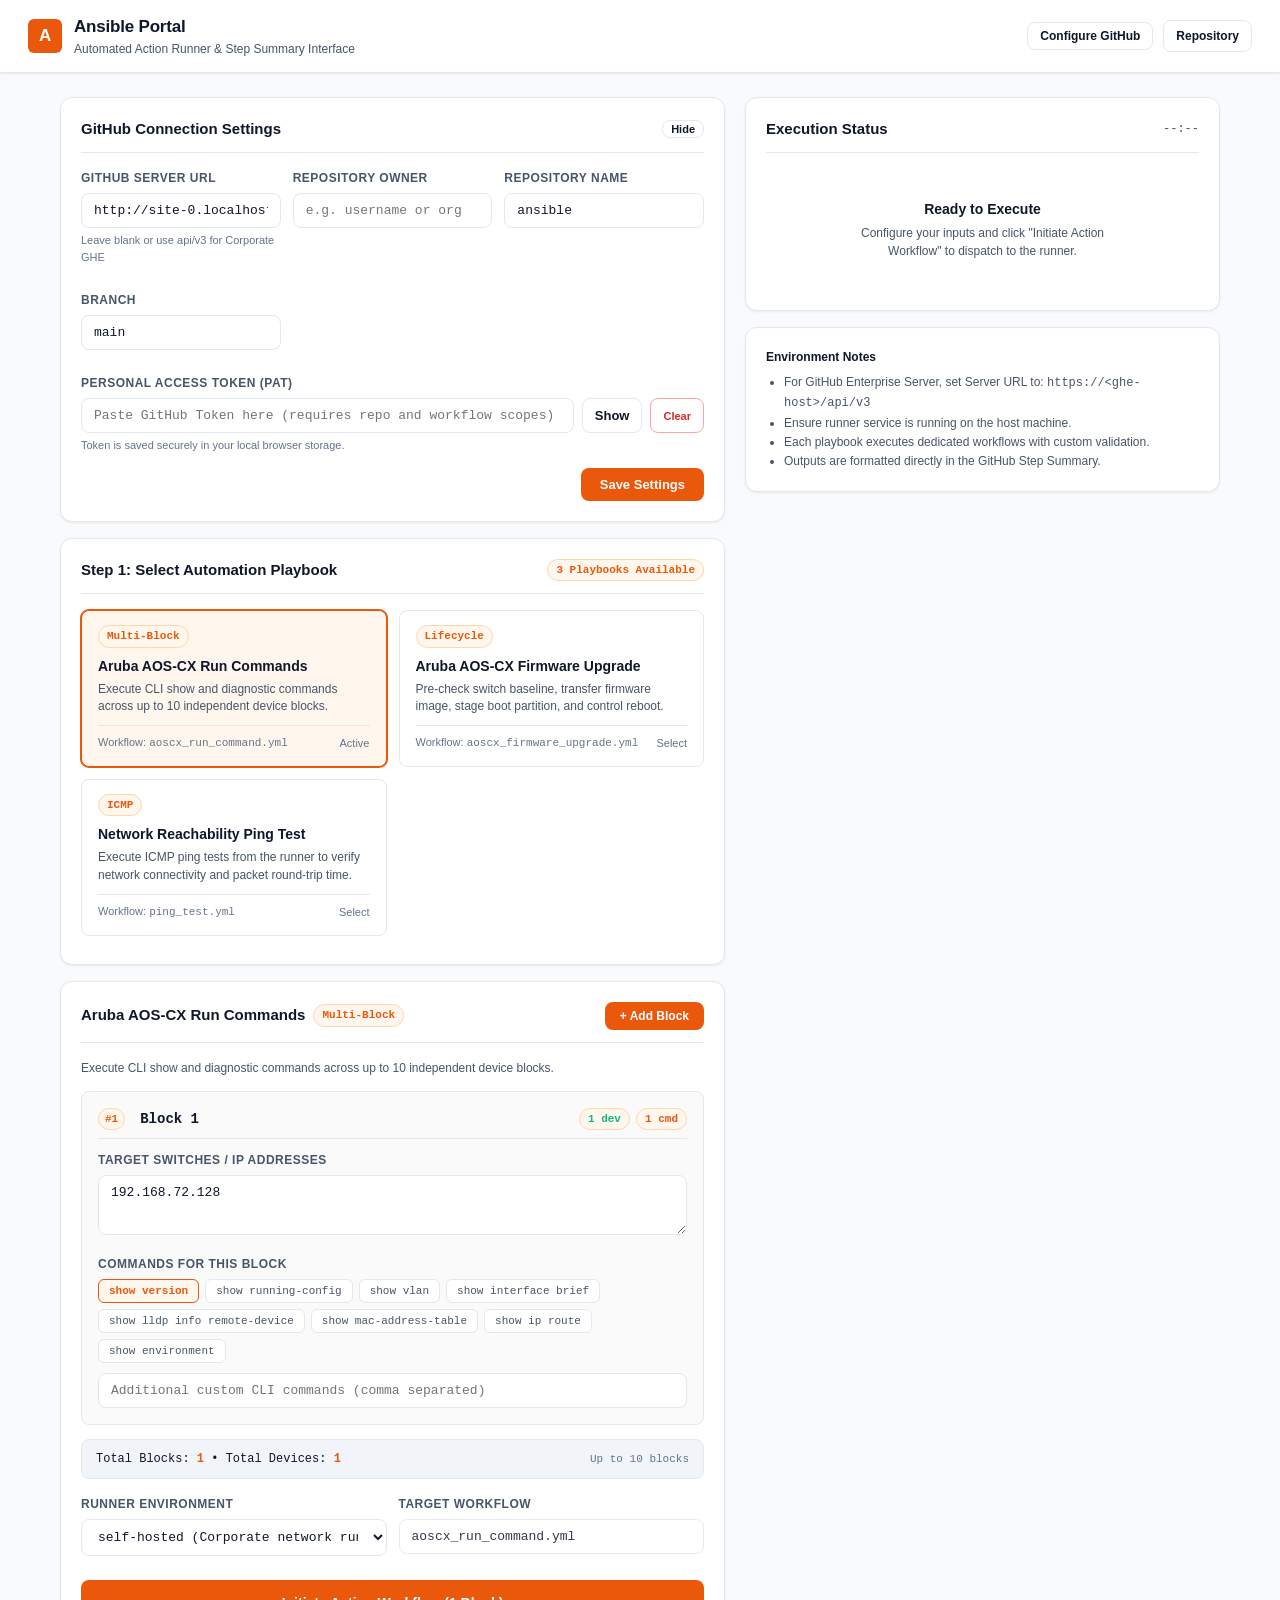
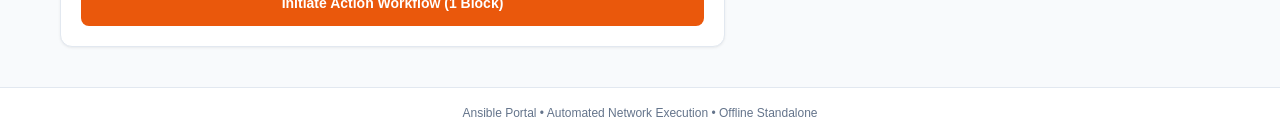
<file: index.html>
<!DOCTYPE html>
<html lang="en">
<head>
  <meta charset="UTF-8">
  <meta http-equiv="refresh" content="0; url=docs/index.html">
  <script type="text/javascript">
    window.location.href = "docs/index.html";
  </script>
  <title>Redirecting to Ansible Portal...</title>
</head>
<body style="background-color: #0b0f19; color: #94a3b8; font-family: sans-serif; display: flex; align-items: center; justify-content: center; height: 100vh; margin: 0;">
  <p>Redirecting to <a href="docs/index.html" style="color: #f97316;">Ansible Command Portal</a>...</p>
</body>
</html>
</file>
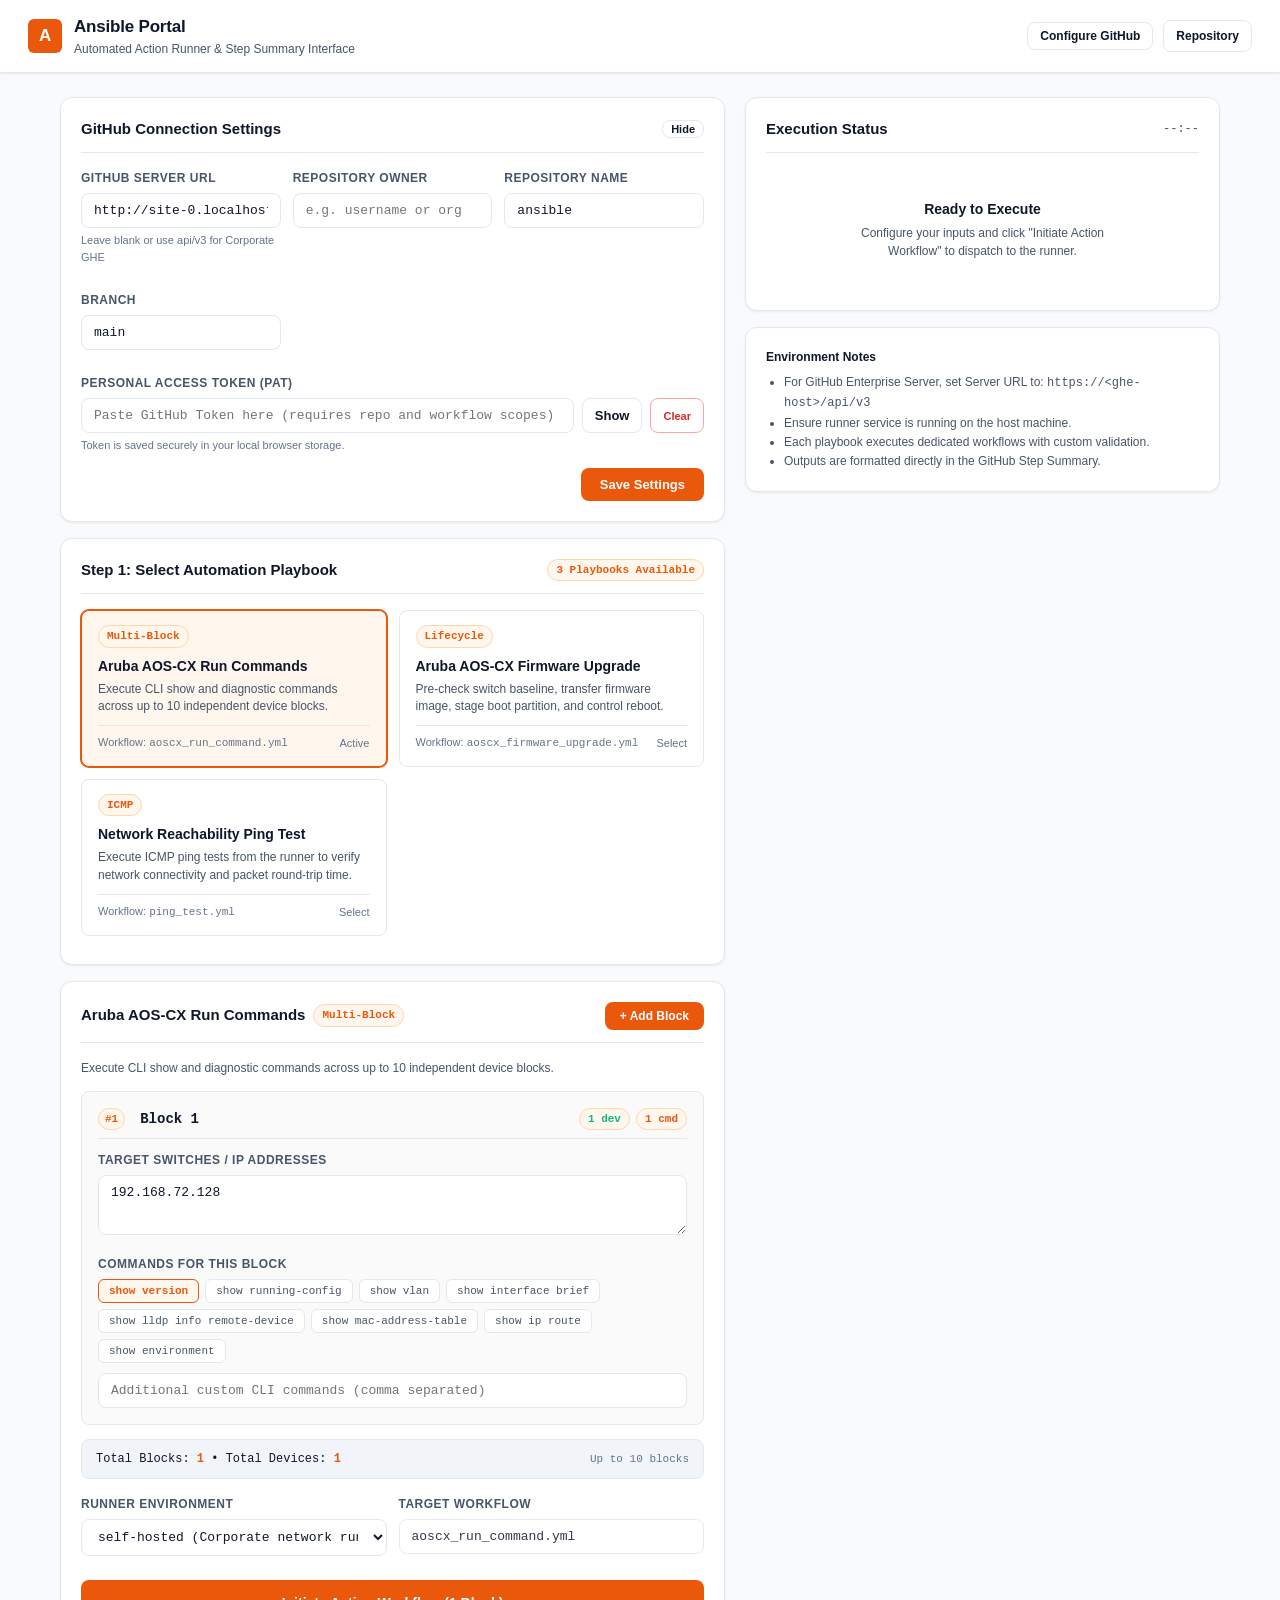
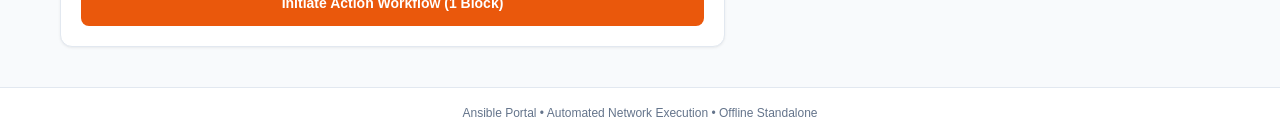
<file: docs/index.html>
<!DOCTYPE html>
<html lang="en">
<head>
  <meta charset="UTF-8">
  <meta name="viewport" content="width=device-width, initial-scale=1.0">
  <title>Ansible Portal</title>
  <link rel="stylesheet" href="style.css">
  <style>
/* 100% Offline & Standalone CSS - Clean Enterprise Light Theme */
:root {
  --bg-main: #f8fafc;
  --bg-card: #ffffff;
  --bg-input: #ffffff;
  --bg-hover: #f1f5f9;
  --border-color: #e2e8f0;
  --border-focus: #ea580c;
  --text-main: #0f172a;
  --text-muted: #475569;
  --text-dim: #64748b;
  --primary: #ea580c;
  --primary-hover: #c2410c;
  --primary-light: #fff7ed;
  --success: #059669;
  --success-bg: #ecfdf5;
  --danger: #dc2626;
  --danger-bg: #fef2f2;
  --warning: #d97706;
  --warning-bg: #fffbeb;
  --radius-sm: 6px;
  --radius-md: 8px;
  --radius-lg: 12px;
  --font-family: -apple-system, BlinkMacSystemFont, "Segoe UI", Roboto, Helvetica, Arial, sans-serif;
  --font-mono: ui-monospace, SFMono-Regular, Menlo, Monaco, Consolas, "Liberation Mono", monospace;
  --shadow-sm: 0 1px 3px 0 rgba(0, 0, 0, 0.06), 0 1px 2px -1px rgba(0, 0, 0, 0.04);
  --shadow-md: 0 4px 6px -1px rgba(0, 0, 0, 0.07), 0 2px 4px -2px rgba(0, 0, 0, 0.04);
}
* { box-sizing: border-box; margin: 0; padding: 0; }
body { background-color: var(--bg-main); color: var(--text-main); font-family: var(--font-family); font-size: 14px; line-height: 1.5; min-height: 100vh; display: flex; flex-direction: column; }
.app-header { background-color: var(--bg-card); border-bottom: 1px solid var(--border-color); padding: 14px 28px; display: flex; align-items: center; justify-content: space-between; box-shadow: var(--shadow-sm); }
.brand-container { display: flex; align-items: center; gap: 12px; }
.brand-icon { width: 34px; height: 34px; background-color: var(--primary); border-radius: var(--radius-sm); display: flex; align-items: center; justify-content: center; font-weight: 800; color: white; font-size: 17px; }
.brand-title { font-size: 17px; font-weight: 700; color: var(--text-main); letter-spacing: -0.2px; }
.brand-subtitle { font-size: 12px; color: var(--text-muted); }
.badge-tag { background-color: var(--primary-light); color: var(--primary); border: 1px solid #fed7aa; padding: 2px 8px; border-radius: 9999px; font-size: 11px; font-weight: 600; font-family: var(--font-mono); }
.app-container { flex: 1; max-width: 1200px; width: 100%; margin: 0 auto; padding: 24px 20px; display: grid; grid-template-columns: 1fr; gap: 20px; }
@media (min-width: 900px) { .app-container { grid-template-columns: 7fr 5fr; } }
.card { background-color: var(--bg-card); border: 1px solid var(--border-color); border-radius: var(--radius-lg); padding: 20px; margin-bottom: 16px; box-shadow: var(--shadow-sm); }
.card-header { display: flex; align-items: center; justify-content: space-between; border-bottom: 1px solid var(--border-color); padding-bottom: 12px; margin-bottom: 16px; }
.card-title { font-size: 15px; font-weight: 600; color: var(--text-main); display: flex; align-items: center; gap: 8px; }
.playbook-grid { display: grid; grid-template-columns: repeat(auto-fit, minmax(210px, 1fr)); gap: 12px; margin-bottom: 8px; }
.playbook-card { background-color: var(--bg-card); border: 1px solid var(--border-color); border-radius: var(--radius-md); padding: 14px 16px; cursor: pointer; transition: all 0.2s ease; display: flex; flex-direction: column; justify-content: space-between; user-select: none; }
.playbook-card:hover { border-color: #cbd5e1; background-color: var(--bg-hover); }
.playbook-card.selected { border-color: var(--primary); background-color: var(--primary-light); box-shadow: 0 0 0 1px var(--primary); }
.playbook-card-top { display: flex; align-items: center; justify-content: space-between; margin-bottom: 8px; }
.playbook-card-title { font-size: 14px; font-weight: 700; color: var(--text-main); margin-bottom: 4px; }
.playbook-card-desc { font-size: 12px; color: var(--text-muted); line-height: 1.45; margin-bottom: 10px; }
.playbook-card-footer { display: flex; align-items: center; justify-content: space-between; font-size: 11px; color: var(--text-dim); border-top: 1px solid var(--border-color); padding-top: 8px; }
.form-group { margin-bottom: 14px; }
label { display: block; font-size: 12px; font-weight: 600; color: var(--text-muted); text-transform: uppercase; letter-spacing: 0.5px; margin-bottom: 6px; }
input[type="text"], input[type="password"], select, textarea { width: 100%; background-color: var(--bg-input); border: 1px solid var(--border-color); color: var(--text-main); font-family: var(--font-mono); font-size: 13px; border-radius: var(--radius-md); padding: 9px 12px; outline: none; transition: border-color 0.2s, box-shadow 0.2s; }
input:focus, select:focus, textarea:focus { border-color: var(--border-focus); box-shadow: 0 0 0 3px rgba(234, 88, 12, 0.12); }
textarea { resize: vertical; min-height: 60px; }
.helper-text { font-size: 11px; color: var(--text-dim); margin-top: 4px; }
.block-card { background-color: #fafafa; border: 1px solid var(--border-color); border-radius: var(--radius-md); padding: 16px; margin-bottom: 14px; }
.block-header { display: flex; align-items: center; justify-content: space-between; margin-bottom: 12px; padding-bottom: 8px; border-bottom: 1px solid var(--border-color); }
.block-title-input { background: transparent !important; border: 1px solid transparent !important; font-weight: 700 !important; color: var(--text-main) !important; font-size: 14px !important; padding: 2px 6px !important; width: auto !important; max-width: 200px; }
.block-title-input:hover, .block-title-input:focus { border-color: var(--border-color) !important; background-color: white !important; }
.preset-grid { display: flex; flex-wrap: wrap; gap: 6px; margin-top: 6px; margin-bottom: 10px; }
.preset-chip { background-color: white; border: 1px solid var(--border-color); color: var(--text-muted); font-family: var(--font-mono); font-size: 11px; padding: 5px 10px; border-radius: var(--radius-sm); cursor: pointer; user-select: none; transition: all 0.15s; }
.preset-chip:hover { border-color: #94a3b8; color: var(--text-main); }
.preset-chip.active { background-color: var(--primary-light); border-color: var(--primary); color: var(--primary); font-weight: 600; }
.btn { display: inline-flex; align-items: center; justify-content: center; gap: 6px; padding: 9px 16px; font-size: 13px; font-weight: 600; border-radius: var(--radius-md); border: 1px solid transparent; cursor: pointer; transition: all 0.2s; text-decoration: none; }
.btn-primary { background-color: var(--primary); color: white; }
.btn-primary:hover { background-color: var(--primary-hover); }
.btn-primary:disabled { opacity: 0.6; cursor: not-allowed; }
.btn-secondary { background-color: white; border-color: var(--border-color); color: var(--text-main); }
.btn-secondary:hover { background-color: var(--bg-hover); }
.btn-danger { background-color: transparent; color: var(--danger); border: 1px solid #fca5a5; padding: 4px 8px; font-size: 11px; }
.btn-danger:hover { background-color: var(--danger-bg); }
.btn-block { width: 100%; }
.stats-bar { display: flex; align-items: center; justify-content: space-between; padding: 10px 14px; background-color: #f1f5f9; border: 1px solid var(--border-color); border-radius: var(--radius-md); font-family: var(--font-mono); font-size: 12px; margin-bottom: 16px; }
.status-row { display: flex; align-items: center; justify-content: space-between; padding: 8px 12px; background-color: #f8fafc; border: 1px solid var(--border-color); border-radius: var(--radius-sm); margin-bottom: 8px; font-family: var(--font-mono); font-size: 12px; }
.status-label { color: var(--text-muted); }
.status-value { color: var(--text-main); font-weight: 600; }
.toast-box { position: fixed; bottom: 20px; right: 20px; z-index: 1000; display: flex; flex-direction: column; gap: 8px; }
.toast-item { padding: 10px 16px; border-radius: var(--radius-sm); font-size: 12px; font-weight: 500; box-shadow: var(--shadow-md); background-color: white; border: 1px solid var(--border-color); color: var(--text-main); }
.toast-success { border-color: var(--success); background-color: var(--success-bg); color: #065f46; }
.toast-error { border-color: var(--danger); background-color: var(--danger-bg); color: #991b1b; }
.hidden { display: none !important; }
.grid-2 { display: grid; grid-template-columns: 1fr 1fr; gap: 12px; }
.grid-4 { display: grid; grid-template-columns: repeat(auto-fit, minmax(180px, 1fr)); gap: 12px; }
footer { border-top: 1px solid var(--border-color); background-color: white; padding: 16px; text-align: center; font-size: 12px; color: var(--text-dim); }
  </style>
</head>
<body>

  <!-- Top Header -->
  <header class="app-header">
    <div class="brand-container">
      <div class="brand-icon">A</div>
      <div>
        <div class="brand-title">Ansible Portal</div>
        <div class="brand-subtitle">Automated Action Runner &amp; Step Summary Interface</div>
      </div>
    </div>
    <div style="display: flex; gap: 10px; align-items: center;">
      <button id="toggleSettingsBtn" type="button" class="btn btn-secondary" style="padding: 6px 12px; font-size: 12px;">
        <span id="settingsStatusText">Configure GitHub</span>
      </button>
      <a id="repoLink" href="#" target="_blank" class="btn btn-secondary" style="padding: 6px 12px; font-size: 12px;" title="Open Repository">
        Repository
      </a>
    </div>
  </header>

  <!-- Main Content Container -->
  <div class="app-container">

    <!-- Left Column: Form & Block Inputs -->
    <div>

      <!-- Connection / Settings Card -->
      <section id="settingsPanel" class="card">
        <div class="card-header">
          <div class="card-title">GitHub Connection Settings</div>
          <button id="closeSettingsBtn" type="button" class="btn btn-secondary" style="padding: 2px 8px; font-size: 11px;">Hide</button>
        </div>

        <div class="grid-4">
          <div class="form-group">
            <label for="apiUrl">GitHub Server URL</label>
            <input type="text" id="apiUrl" value="" placeholder="e.g. https://ghe.corp.com/api/v3">
            <div class="helper-text">Leave blank or use api/v3 for Corporate GHE</div>
          </div>
          <div class="form-group">
            <label for="repoOwner">Repository Owner</label>
            <input type="text" id="repoOwner" value="" placeholder="e.g. username or org">
          </div>
          <div class="form-group">
            <label for="repoName">Repository Name</label>
            <input type="text" id="repoName" value="ansible" placeholder="ansible">
          </div>
          <div class="form-group">
            <label for="workflowBranch">Branch</label>
            <input type="text" id="workflowBranch" value="main" placeholder="main">
          </div>
        </div>

        <div class="form-group" style="margin-top: 10px;">
          <label for="githubToken">Personal Access Token (PAT)</label>
          <div style="display: flex; gap: 8px;">
            <input type="password" id="githubToken" placeholder="Paste GitHub Token here (requires repo and workflow scopes)" style="flex: 1;">
            <button id="toggleTokenVisibility" type="button" class="btn btn-secondary" style="padding: 8px 12px;">Show</button>
            <button id="clearTokenBtn" type="button" class="btn btn-danger" style="padding: 8px 12px;">Clear</button>
          </div>
          <div class="helper-text">Token is saved securely in your local browser storage.</div>
        </div>

        <div style="display: flex; justify-content: flex-end; margin-top: 12px;">
          <button id="saveSettingsBtn" type="button" class="btn btn-primary" style="padding: 8px 18px;">
            Save Settings
          </button>
        </div>
      </section>

      <!-- Step 1: Select Automation Playbook -->
      <div class="card">
        <div class="card-header">
          <div class="card-title">Step 1: Select Automation Playbook</div>
          <span id="playbookCountBadge" class="badge-tag">3 Available</span>
        </div>
        <div id="playbookGrid" class="playbook-grid">
          <!-- Dynamically populated from window.PLAYBOOK_CATALOG -->
        </div>
      </div>

      <!-- Step 2: Dynamic Form for Selected Playbook -->
      <form id="actionForm">

        <div class="card" id="playbookFormCard">
          <div class="card-header">
            <div class="card-title">
              <span id="selectedPlaybookTitle">Aruba AOS-CX Run Commands</span>
              <span id="selectedPlaybookBadge" class="badge-tag">Multi-Block</span>
            </div>
            <div id="multiBlockControls">
              <button id="addBlockBtn" type="button" class="btn btn-primary" style="padding: 6px 14px; font-size: 12px;">
                + Add Block
              </button>
            </div>
          </div>

          <div id="selectedPlaybookDesc" style="font-size: 12px; color: var(--text-muted); margin-bottom: 14px; line-height: 1.5;">
            Execute CLI show and diagnostic commands across up to 10 independent device blocks.
          </div>

          <!-- Dynamic Inputs Container -->
          <div id="dynamicInputsContainer">
            <!-- Dynamically populated by app.js based on selected playbook -->
          </div>

          <!-- Totals Bar (shown for multi-block) -->
          <div id="statsBar" class="stats-bar">
            <div>
              Total Blocks: <strong id="totalBlocksSummary" style="color: var(--primary);">1</strong> &bull;
              Total Devices: <strong id="totalDevicesSummary" style="color: var(--primary);">0</strong>
            </div>
            <div style="color: var(--text-dim); font-size: 11px;">Up to 10 blocks</div>
          </div>

          <!-- Execution Settings -->
          <div class="grid-2">
            <div class="form-group">
              <label for="runnerType">Runner Environment</label>
              <select id="runnerType">
                <option value="self-hosted" selected>self-hosted (Corporate network runner)</option>
                <option value="ubuntu-latest">ubuntu-latest (Cloud runner)</option>
              </select>
            </div>
            <div class="form-group">
              <label for="workflowFile">Target Workflow</label>
              <input type="text" id="workflowFile" value="aoscx_run_command.yml" readonly style="opacity: 0.85;">
            </div>
          </div>

          <!-- Submit Button -->
          <div style="margin-top: 10px;">
            <button id="dispatchBtn" type="submit" class="btn btn-primary btn-block" style="padding: 14px; font-size: 14px;">
              <span id="dispatchBtnText">Initiate Action Workflow</span>
            </button>
          </div>

        </div>

      </form>

    </div>

    <!-- Right Column: Status & Live Tracker -->
    <div>

      <!-- Status Card -->
      <div class="card">
        <div class="card-header">
          <div class="card-title">Execution Status</div>
          <span id="runTimer" style="font-family: var(--font-mono); font-size: 12px; color: var(--text-muted);">--:--</span>
        </div>

        <div id="trackerEmptyState" style="text-align: center; padding: 30px 10px; color: var(--text-muted);">
          <div style="font-weight: 600; color: var(--text-main); margin-bottom: 4px;">Ready to Execute</div>
          <div style="font-size: 12px; max-width: 280px; margin: 0 auto; line-height: 1.5;">
            Configure your inputs and click "Initiate Action Workflow" to dispatch to the runner.
          </div>
        </div>

        <div id="trackerActiveState" class="hidden">
          <div class="status-row">
            <span class="status-label">Status</span>
            <span id="runStatusBadge" class="badge-tag">Queued</span>
          </div>
          <div class="status-row">
            <span class="status-label">Blocks</span>
            <span id="runBlocksBadge" class="status-value">1 Block</span>
          </div>
          <div class="status-row">
            <span class="status-label">Devices</span>
            <span id="runTargetBadge" class="status-value">1 Device</span>
          </div>
          <div class="status-row">
            <span class="status-label">Playbook</span>
            <span id="runCommandBadge" class="status-value">--</span>
          </div>
          <div class="status-row">
            <span class="status-label">Run ID</span>
            <span id="runIdBadge" class="status-value">#detecting...</span>
          </div>

          <div style="display: flex; flex-direction: column; gap: 8px; margin-top: 16px;">
            <a id="viewRunLink" href="#" target="_blank" class="btn btn-secondary" style="font-size: 12px;">
              View Action Run on GitHub
            </a>
            <a id="viewSummaryLink" href="#" target="_blank" class="btn btn-primary" style="font-size: 12px;">
              Open Step Summary &amp; Logs
            </a>
          </div>
        </div>
      </div>

      <!-- Quick Notes Card -->
      <div class="card" style="font-size: 12px; color: var(--text-muted); line-height: 1.6;">
        <div style="font-weight: 600; color: var(--text-main); margin-bottom: 6px;">Environment Notes</div>
        <ul style="padding-left: 18px;">
          <li>For GitHub Enterprise Server, set Server URL to: <code>https://&lt;ghe-host&gt;/api/v3</code></li>
          <li>Ensure runner service is running on the host machine.</li>
          <li>Each playbook executes dedicated workflows with custom validation.</li>
          <li>Outputs are formatted directly in the GitHub Step Summary.</li>
        </ul>
      </div>

    </div>

  </div>

  <!-- Toast Notification Container -->
  <div id="toastBox" class="toast-box"></div>

  <footer>
    Ansible Portal &bull; Automated Network Execution &bull; Offline Standalone
  </footer>

  <!-- Modular Playbook Definitions -->
  <script src="playbooks/aoscx_run_command.js"></script>
  <script src="playbooks/aoscx_firmware_upgrade.js"></script>
  <script src="playbooks/ping_test.js"></script>
  <script src="app.js"></script>
</body>
</html>
</file>
<file: docs/style.css>
/* 100% Offline & Standalone CSS - Clean Enterprise Light Theme */
:root {
  --bg-main: #f8fafc;
  --bg-card: #ffffff;
  --bg-input: #ffffff;
  --bg-hover: #f1f5f9;
  --border-color: #e2e8f0;
  --border-focus: #ea580c;
  --text-main: #0f172a;
  --text-muted: #475569;
  --text-dim: #64748b;
  --primary: #ea580c;
  --primary-hover: #c2410c;
  --primary-light: #fff7ed;
  --success: #059669;
  --success-bg: #ecfdf5;
  --danger: #dc2626;
  --danger-bg: #fef2f2;
  --warning: #d97706;
  --warning-bg: #fffbeb;
  --radius-sm: 6px;
  --radius-md: 8px;
  --radius-lg: 12px;
  --font-family: -apple-system, BlinkMacSystemFont, "Segoe UI", Roboto, Helvetica, Arial, sans-serif;
  --font-mono: ui-monospace, SFMono-Regular, Menlo, Monaco, Consolas, "Liberation Mono", monospace;
  --shadow-sm: 0 1px 3px 0 rgba(0, 0, 0, 0.06), 0 1px 2px -1px rgba(0, 0, 0, 0.04);
  --shadow-md: 0 4px 6px -1px rgba(0, 0, 0, 0.07), 0 2px 4px -2px rgba(0, 0, 0, 0.04);
}

* {
  box-sizing: border-box;
  margin: 0;
  padding: 0;
}

body {
  background-color: var(--bg-main);
  color: var(--text-main);
  font-family: var(--font-family);
  font-size: 14px;
  line-height: 1.5;
  min-height: 100vh;
  display: flex;
  flex-direction: column;
}

/* Header */
.app-header {
  background-color: var(--bg-card);
  border-bottom: 1px solid var(--border-color);
  padding: 14px 28px;
  display: flex;
  align-items: center;
  justify-content: space-between;
  box-shadow: var(--shadow-sm);
}

.brand-container {
  display: flex;
  align-items: center;
  gap: 12px;
}

.brand-icon {
  width: 34px;
  height: 34px;
  background-color: var(--primary);
  border-radius: var(--radius-sm);
  display: flex;
  align-items: center;
  justify-content: center;
  font-weight: 800;
  color: white;
  font-size: 17px;
  letter-spacing: -0.5px;
}

.brand-title {
  font-size: 17px;
  font-weight: 700;
  color: var(--text-main);
  letter-spacing: -0.2px;
}

.brand-subtitle {
  font-size: 12px;
  color: var(--text-muted);
}

.badge-tag {
  background-color: var(--primary-light);
  color: var(--primary);
  border: 1px solid #fed7aa;
  padding: 2px 8px;
  border-radius: 9999px;
  font-size: 11px;
  font-weight: 600;
  font-family: var(--font-mono);
}

/* Main Layout */
.app-container {
  flex: 1;
  max-width: 1200px;
  width: 100%;
  margin: 0 auto;
  padding: 24px 20px;
  display: grid;
  grid-template-columns: 1fr;
  gap: 20px;
}

@media (min-width: 900px) {
  .app-container {
    grid-template-columns: 7fr 5fr;
  }
}

/* Cards */
.card {
  background-color: var(--bg-card);
  border: 1px solid var(--border-color);
  border-radius: var(--radius-lg);
  padding: 20px;
  margin-bottom: 16px;
  box-shadow: var(--shadow-sm);
}

.card-header {
  display: flex;
  align-items: center;
  justify-content: space-between;
  border-bottom: 1px solid var(--border-color);
  padding-bottom: 12px;
  margin-bottom: 16px;
}

.card-title {
  font-size: 15px;
  font-weight: 600;
  color: var(--text-main);
  display: flex;
  align-items: center;
  gap: 8px;
}

/* Playbook Selector Grid */
.playbook-grid {
  display: grid;
  grid-template-columns: repeat(auto-fit, minmax(210px, 1fr));
  gap: 12px;
  margin-bottom: 8px;
}

.playbook-card {
  background-color: var(--bg-card);
  border: 1px solid var(--border-color);
  border-radius: var(--radius-md);
  padding: 14px 16px;
  cursor: pointer;
  transition: all 0.2s ease;
  display: flex;
  flex-direction: column;
  justify-content: space-between;
  user-select: none;
}

.playbook-card:hover {
  border-color: #cbd5e1;
  background-color: var(--bg-hover);
}

.playbook-card.selected {
  border-color: var(--primary);
  background-color: var(--primary-light);
  box-shadow: 0 0 0 1px var(--primary);
}

.playbook-card-top {
  display: flex;
  align-items: center;
  justify-content: space-between;
  margin-bottom: 8px;
}

.playbook-card-title {
  font-size: 14px;
  font-weight: 700;
  color: var(--text-main);
  margin-bottom: 4px;
}

.playbook-card-desc {
  font-size: 12px;
  color: var(--text-muted);
  line-height: 1.45;
  margin-bottom: 10px;
}

.playbook-card-footer {
  display: flex;
  align-items: center;
  justify-content: space-between;
  font-size: 11px;
  color: var(--text-dim);
  border-top: 1px solid var(--border-color);
  padding-top: 8px;
}

/* Form Controls */
.form-group {
  margin-bottom: 14px;
}

label {
  display: block;
  font-size: 12px;
  font-weight: 600;
  color: var(--text-muted);
  text-transform: uppercase;
  letter-spacing: 0.5px;
  margin-bottom: 6px;
}

input[type="text"],
input[type="password"],
select,
textarea {
  width: 100%;
  background-color: var(--bg-input);
  border: 1px solid var(--border-color);
  color: var(--text-main);
  font-family: var(--font-mono);
  font-size: 13px;
  border-radius: var(--radius-md);
  padding: 9px 12px;
  outline: none;
  transition: border-color 0.2s, box-shadow 0.2s;
}

input:focus,
select:focus,
textarea:focus {
  border-color: var(--border-focus);
  box-shadow: 0 0 0 3px rgba(234, 88, 12, 0.12);
}

textarea {
  resize: vertical;
  min-height: 60px;
}

.helper-text {
  font-size: 11px;
  color: var(--text-dim);
  margin-top: 4px;
}

/* Block Card */
.block-card {
  background-color: #fafafa;
  border: 1px solid var(--border-color);
  border-radius: var(--radius-md);
  padding: 16px;
  margin-bottom: 14px;
}

.block-header {
  display: flex;
  align-items: center;
  justify-content: space-between;
  margin-bottom: 12px;
  padding-bottom: 8px;
  border-bottom: 1px solid var(--border-color);
}

.block-title-input {
  background: transparent !important;
  border: 1px solid transparent !important;
  font-weight: 700 !important;
  color: var(--text-main) !important;
  font-size: 14px !important;
  padding: 2px 6px !important;
  width: auto !important;
  max-width: 200px;
}

.block-title-input:hover,
.block-title-input:focus {
  border-color: var(--border-color) !important;
  background-color: white !important;
}

/* Command Presets */
.preset-grid {
  display: flex;
  flex-wrap: wrap;
  gap: 6px;
  margin-top: 6px;
  margin-bottom: 10px;
}

.preset-chip {
  background-color: white;
  border: 1px solid var(--border-color);
  color: var(--text-muted);
  font-family: var(--font-mono);
  font-size: 11px;
  padding: 5px 10px;
  border-radius: var(--radius-sm);
  cursor: pointer;
  user-select: none;
  transition: all 0.15s;
}

.preset-chip:hover {
  border-color: #94a3b8;
  color: var(--text-main);
}

.preset-chip.active {
  background-color: var(--primary-light);
  border-color: var(--primary);
  color: var(--primary);
  font-weight: 600;
}

/* Buttons */
.btn {
  display: inline-flex;
  align-items: center;
  justify-content: center;
  gap: 6px;
  padding: 9px 16px;
  font-size: 13px;
  font-weight: 600;
  border-radius: var(--radius-md);
  border: 1px solid transparent;
  cursor: pointer;
  transition: all 0.2s;
  text-decoration: none;
}

.btn-primary {
  background-color: var(--primary);
  color: white;
}

.btn-primary:hover {
  background-color: var(--primary-hover);
}

.btn-primary:disabled {
  opacity: 0.6;
  cursor: not-allowed;
}

.btn-secondary {
  background-color: white;
  border-color: var(--border-color);
  color: var(--text-main);
}

.btn-secondary:hover {
  background-color: var(--bg-hover);
}

.btn-danger {
  background-color: transparent;
  color: var(--danger);
  border: 1px solid #fca5a5;
  padding: 4px 8px;
  font-size: 11px;
}

.btn-danger:hover {
  background-color: var(--danger-bg);
}

.btn-block {
  width: 100%;
}

/* Stats Row */
.stats-bar {
  display: flex;
  align-items: center;
  justify-content: space-between;
  padding: 10px 14px;
  background-color: #f1f5f9;
  border: 1px solid var(--border-color);
  border-radius: var(--radius-md);
  font-family: var(--font-mono);
  font-size: 12px;
  margin-bottom: 16px;
}

/* Status Panel */
.status-row {
  display: flex;
  align-items: center;
  justify-content: space-between;
  padding: 8px 12px;
  background-color: #f8fafc;
  border: 1px solid var(--border-color);
  border-radius: var(--radius-sm);
  margin-bottom: 8px;
  font-family: var(--font-mono);
  font-size: 12px;
}

.status-label {
  color: var(--text-muted);
}

.status-value {
  color: var(--text-main);
  font-weight: 600;
}

/* Toast */
.toast-box {
  position: fixed;
  bottom: 20px;
  right: 20px;
  z-index: 1000;
  display: flex;
  flex-direction: column;
  gap: 8px;
}

.toast-item {
  padding: 10px 16px;
  border-radius: var(--radius-sm);
  font-size: 12px;
  font-weight: 500;
  box-shadow: var(--shadow-md);
  background-color: white;
  border: 1px solid var(--border-color);
  color: var(--text-main);
}

.toast-success {
  border-color: var(--success);
  background-color: var(--success-bg);
  color: #065f46;
}

.toast-error {
  border-color: var(--danger);
  background-color: var(--danger-bg);
  color: #991b1b;
}

.hidden {
  display: none !important;
}

.grid-2 {
  display: grid;
  grid-template-columns: 1fr 1fr;
  gap: 12px;
}

.grid-4 {
  display: grid;
  grid-template-columns: repeat(auto-fit, minmax(180px, 1fr));
  gap: 12px;
}

/* Footer */
footer {
  border-top: 1px solid var(--border-color);
  background-color: white;
  padding: 16px;
  text-align: center;
  font-size: 12px;
  color: var(--text-dim);
}
</file>
